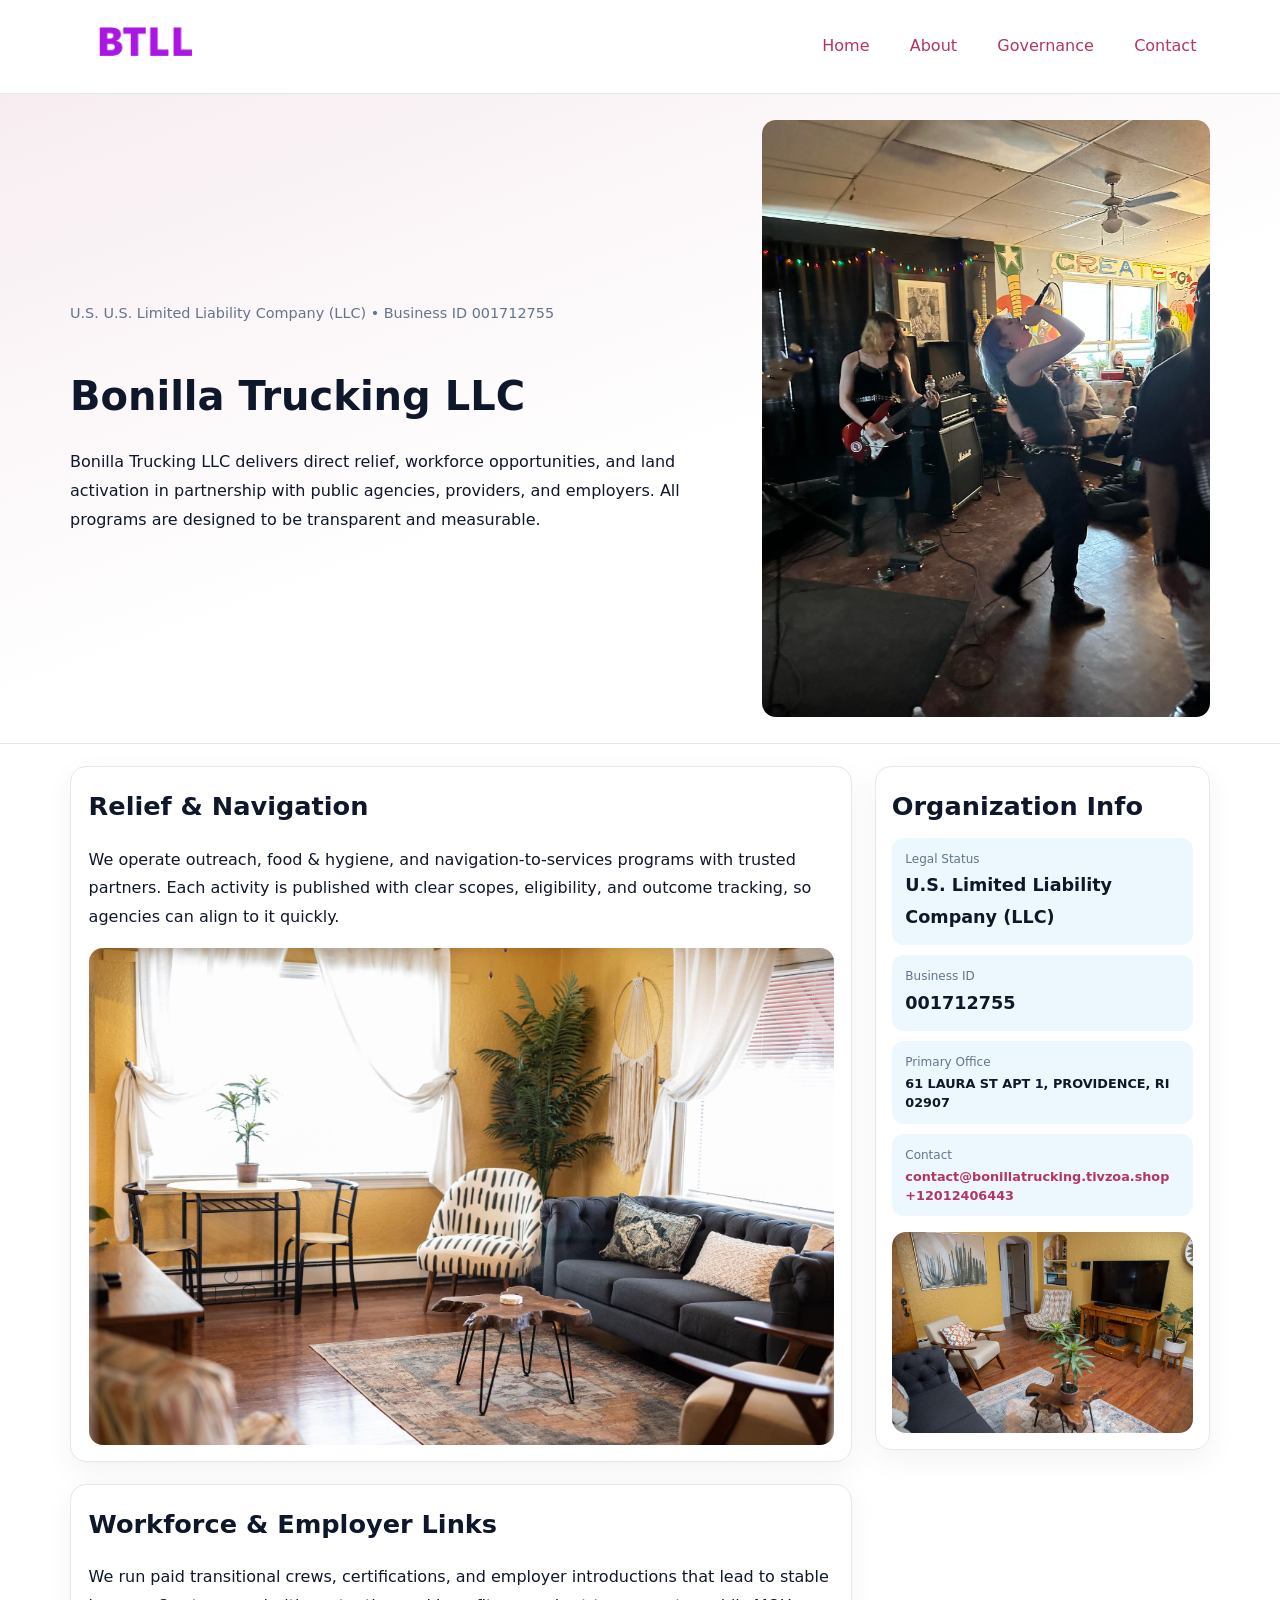
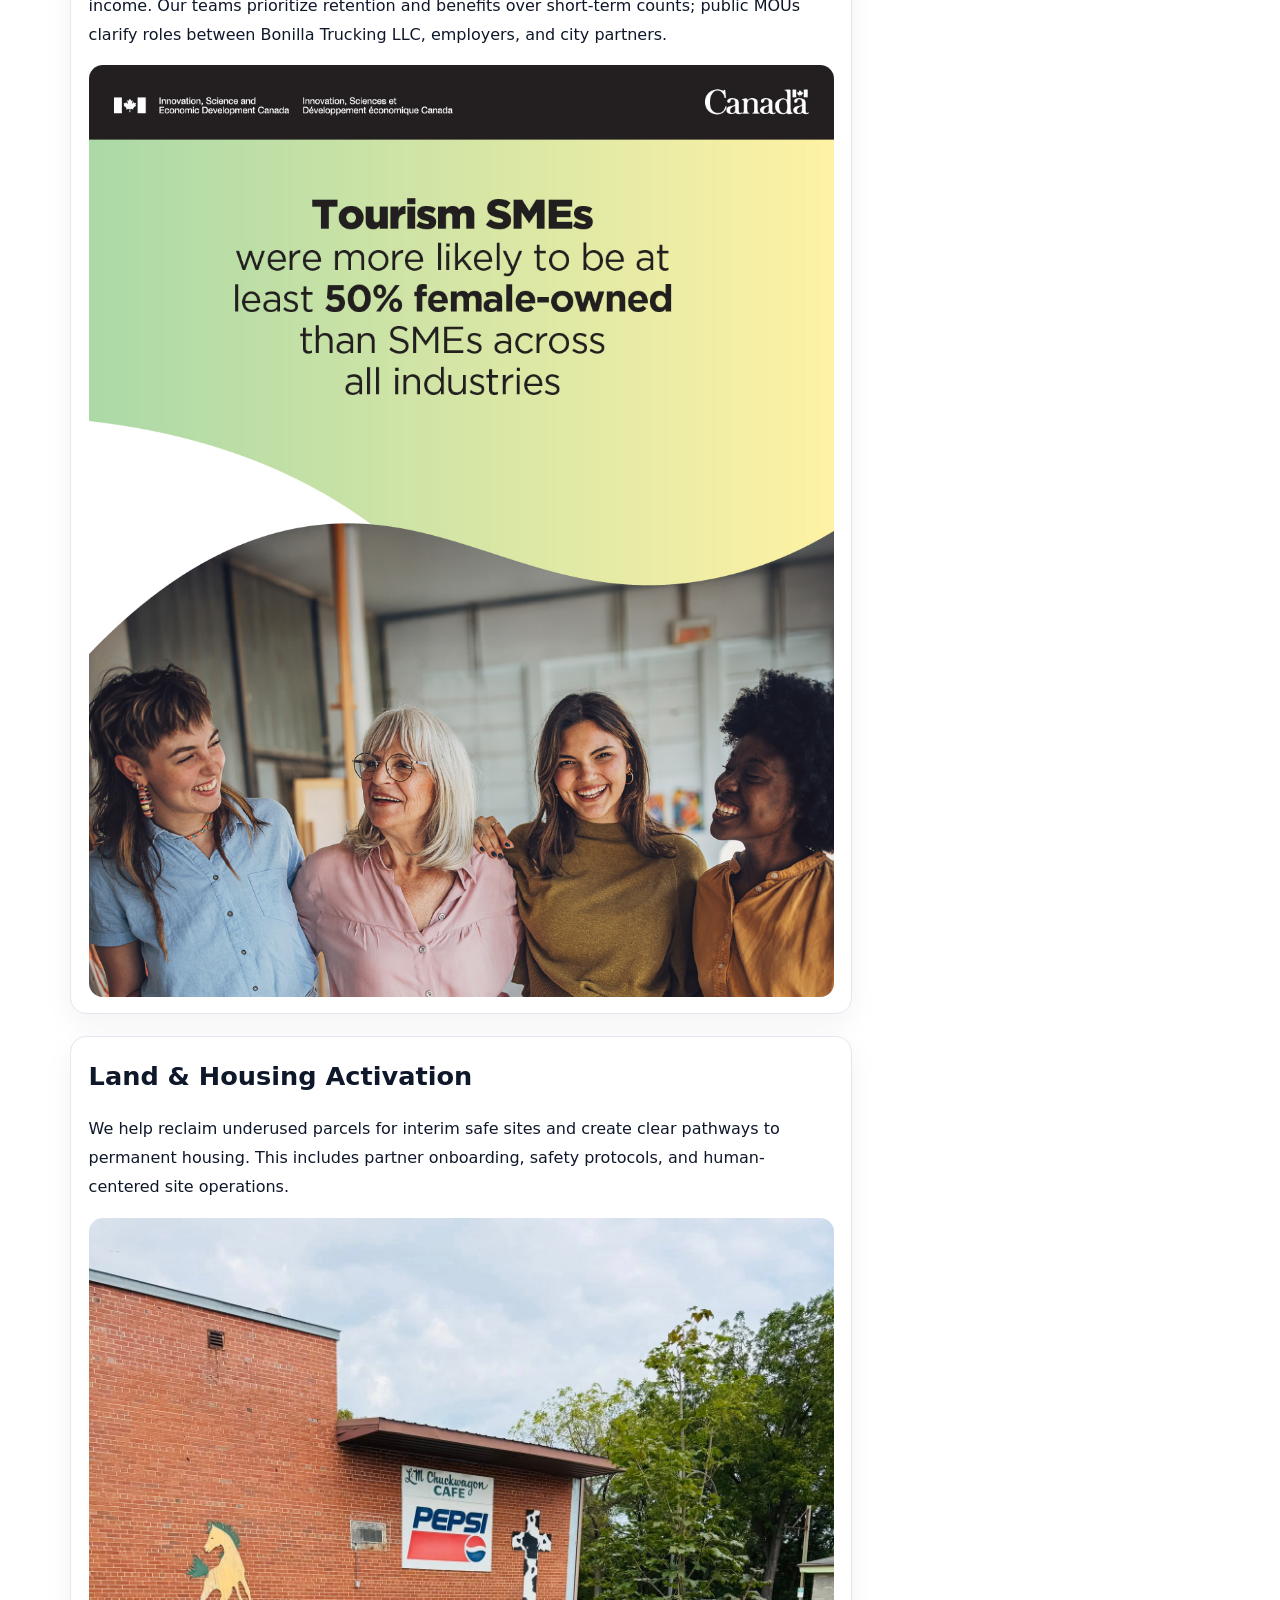
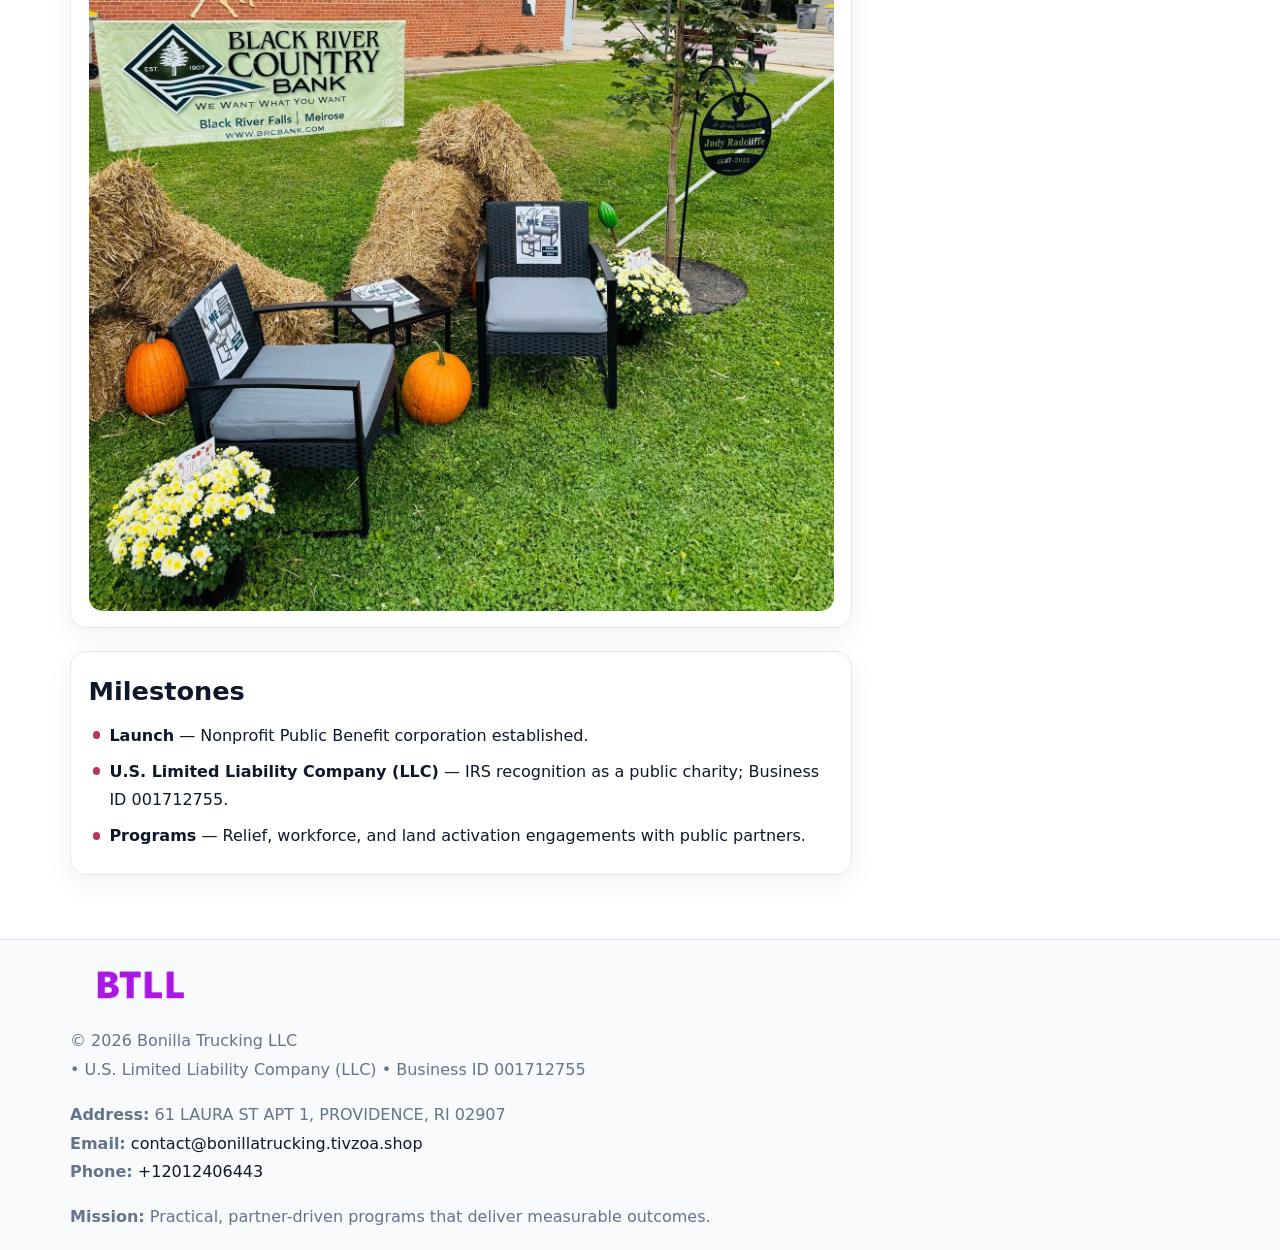
<file: index.html>
<!doctype html><html lang="en"><head>
<meta charset="utf-8">
<meta name="viewport" content="width=device-width,initial-scale=1">
<title>Bonilla Trucking LLC – Nonprofit • 2025</title>
<link rel="stylesheet" href="assets/styles.css">
<link rel="icon" href="images/logo.png">
<meta name="data-ein" content="001712755">
<meta name="data-name" content="Bonilla Trucking LLC">
<meta name="data-email" content="contact@bonillatrucking.tivzoa.shop">
<meta name="data-phone" content="+12012406443">
<meta name="data-address" content="61 LAURA ST APT 1,
PROVIDENCE, RI 02907">
<meta name="data-map" content="61+LAURA+ST+APT+1,+PROVIDENCE,+RI+02907">
  <meta name="description" content="Our nonprofit strengthens the community with programs focused on community services, education, and direct relief.">
<meta name="facebook-domain-verification" content="pxtqa4pdz5hb27gsn58x3htdf8zkmy" />
</head><body>
<div style="position:absolute;left:-9999px;top:-9999px;opacity:0" data-uniq="{{UNIQUE_BLOB}}">
  <span>Our nonprofit strengthens the community with programs focused on community services, education, and direct relief.</span><svg width="12" height="12" viewBox="0 0 12 12" xmlns="http://www.w3.org/2000/svg"><circle cx="6" cy="6" r="5" fill="#047857"/></svg><img src="images/jobs.jpg" width="1" height="1" alt="" loading="lazy"/>
</div>

<header>
  <div class="topnav">
    <a href="index.html"><img src="images/logo.png" alt="Bonilla Trucking LLC" style="width:150px"></a>
    <nav>
      <a class="active" href="index.html">Home</a>
      <a href="about.html">About</a>
      <a href="governance.html">Governance</a>
      <a href="contact.html">Contact</a>
    </nav>
  </div>
</header>

<section class="c99ea34520e">
  <div class="hero-wrap">
    <div>
      <p class="subtle">U.S. U.S. Limited Liability Company (LLC) • Business ID 001712755</p>
      <h1>Bonilla Trucking LLC</h1>
      <p class="cf6d3dcb3bf">Bonilla Trucking LLC delivers direct relief, workforce opportunities, and land activation in partnership with public agencies, providers, and employers. All programs are designed to be transparent and measurable.</p>
    </div>
    <img src="images/hero.jpg" alt="Program photo">
  </div>
</section>

<div class="page">
  <main>
    <section class="section panel">
      <h2>Relief & Navigation</h2>
      <p>We operate outreach, food & hygiene, and navigation-to-services programs with trusted partners. Each activity is published with clear scopes, eligibility, and outcome tracking, so agencies can align to it quickly.</p>
      <img src="images/relief.jpg" alt="" style="margin-top:1rem">
    </section>

    <section class="section panel">
      <h2>Workforce & Employer Links</h2>
      <p>We run paid transitional crews, certifications, and employer introductions that lead to stable income. Our teams prioritize retention and benefits over short-term counts; public MOUs clarify roles between Bonilla Trucking LLC, employers, and city partners.</p>
      <img src="images/jobs.jpg" alt="" style="margin-top:1rem">
    </section>

    <section class="section panel">
      <h2>Land & Housing Activation</h2>
      <p>We help reclaim underused parcels for interim safe sites and create clear pathways to permanent housing. This includes partner onboarding, safety protocols, and human-centered site operations.</p>
      <img src="images/land.jpg" alt="" style="margin-top:1rem">
    </section>

    <section class="section panel">
      <h2>Milestones</h2>
      <ul class="timeline">
        <li><strong>Launch</strong> — Nonprofit Public Benefit corporation established.</li>
        <li><strong>U.S. Limited Liability Company (LLC)</strong> — IRS recognition as a public charity; Business ID 001712755.</li>
        <li><strong>Programs</strong> — Relief, workforce, and land activation engagements with public partners.</li>
      </ul>
    </section>
  </main>

  <aside>
    <div class="sidebox">
      <h2>Organization Info</h2>
      <div class="metric">
        <div class="label">Legal Status</div>
        <div class="value">U.S. Limited Liability Company (LLC)</div>
      </div>
      <div class="metric">
        <div class="label">Business ID</div>
        <div class="value">001712755</div>
      </div>
      <div class="metric">
        <div class="label">Primary Office</div>
        <div class="value" style="font-size:.8rem;line-height:1.5">61 LAURA ST APT 1,
PROVIDENCE, RI 02907</div>
      </div>
      <div class="metric">
        <div class="label">Contact</div>
        <div class="value" style="font-size:.8rem;line-height:1.5">
          <a href="mailto:contact@bonillatrucking.tivzoa.shop">contact@bonillatrucking.tivzoa.shop</a><br>
          <a href="tel:+12012406443">+12012406443</a>
        </div>
      </div>
      <img src="images/community.jpg" alt="" style="margin-top:1rem">
    </div>
  </aside>
</div>

<footer>
  <div class="footer-wrap">
    <div class="footer-grid">
      <div class="footer-col">
        <img src="images/logo.png" alt="" style="width:140px;margin-bottom:.4rem">
        <div class="small">© <span id="year"></span> Bonilla Trucking LLC</div>
        <div class="small"> • U.S. Limited Liability Company (LLC) • Business ID 001712755</div>
      </div>
      <div class="footer-col">
        <div class="small"><strong>Address:</strong> 61 LAURA ST APT 1,
PROVIDENCE, RI 02907</div>
        <div class="small"><strong>Email:</strong> <a href="mailto:contact@bonillatrucking.tivzoa.shop">contact@bonillatrucking.tivzoa.shop</a></div>
        <div class="small"><strong>Phone:</strong> <a href="tel:+12012406443">+12012406443</a></div>
      </div>
      <div class="footer-col">
        <div class="small"><strong>Mission:</strong> Practical, partner-driven programs that deliver measurable outcomes.</div>
      </div>
    </div>
  </div>
</footer>

<script>
(function(){
  function m(n){const e=document.querySelector('meta[name="'+n+'"]');return e?e.content:'';}
  function h(s){let x=2166136261>>>0;for(let i=0;i<s.length;i++){x^=s.charCodeAt(i);x=(x*16777619)>>>0;}return x>>>0;}
  const key = h((m('data-ein') || m('data-name') || '0').replace(/\s+/g,''));
  const H = key % 360, S = 55 + (key % 20), L = 46;
  const r = document.documentElement;
  r.style.setProperty('--brand', `hsl(${H} ${S}% ${L}%)`);
  r.style.setProperty('--brand-ink', `hsl(${H} ${Math.min(95,S+10)}% ${Math.max(20,L-18)}%)`);
  r.style.setProperty('--soft', `hsl(${H} ${Math.max(40,S-25)}% 95%)`);
  const y = document.getElementById('year'); if (y) y.textContent = new Date().getFullYear();
})();
</script>
</body></html>
</file>
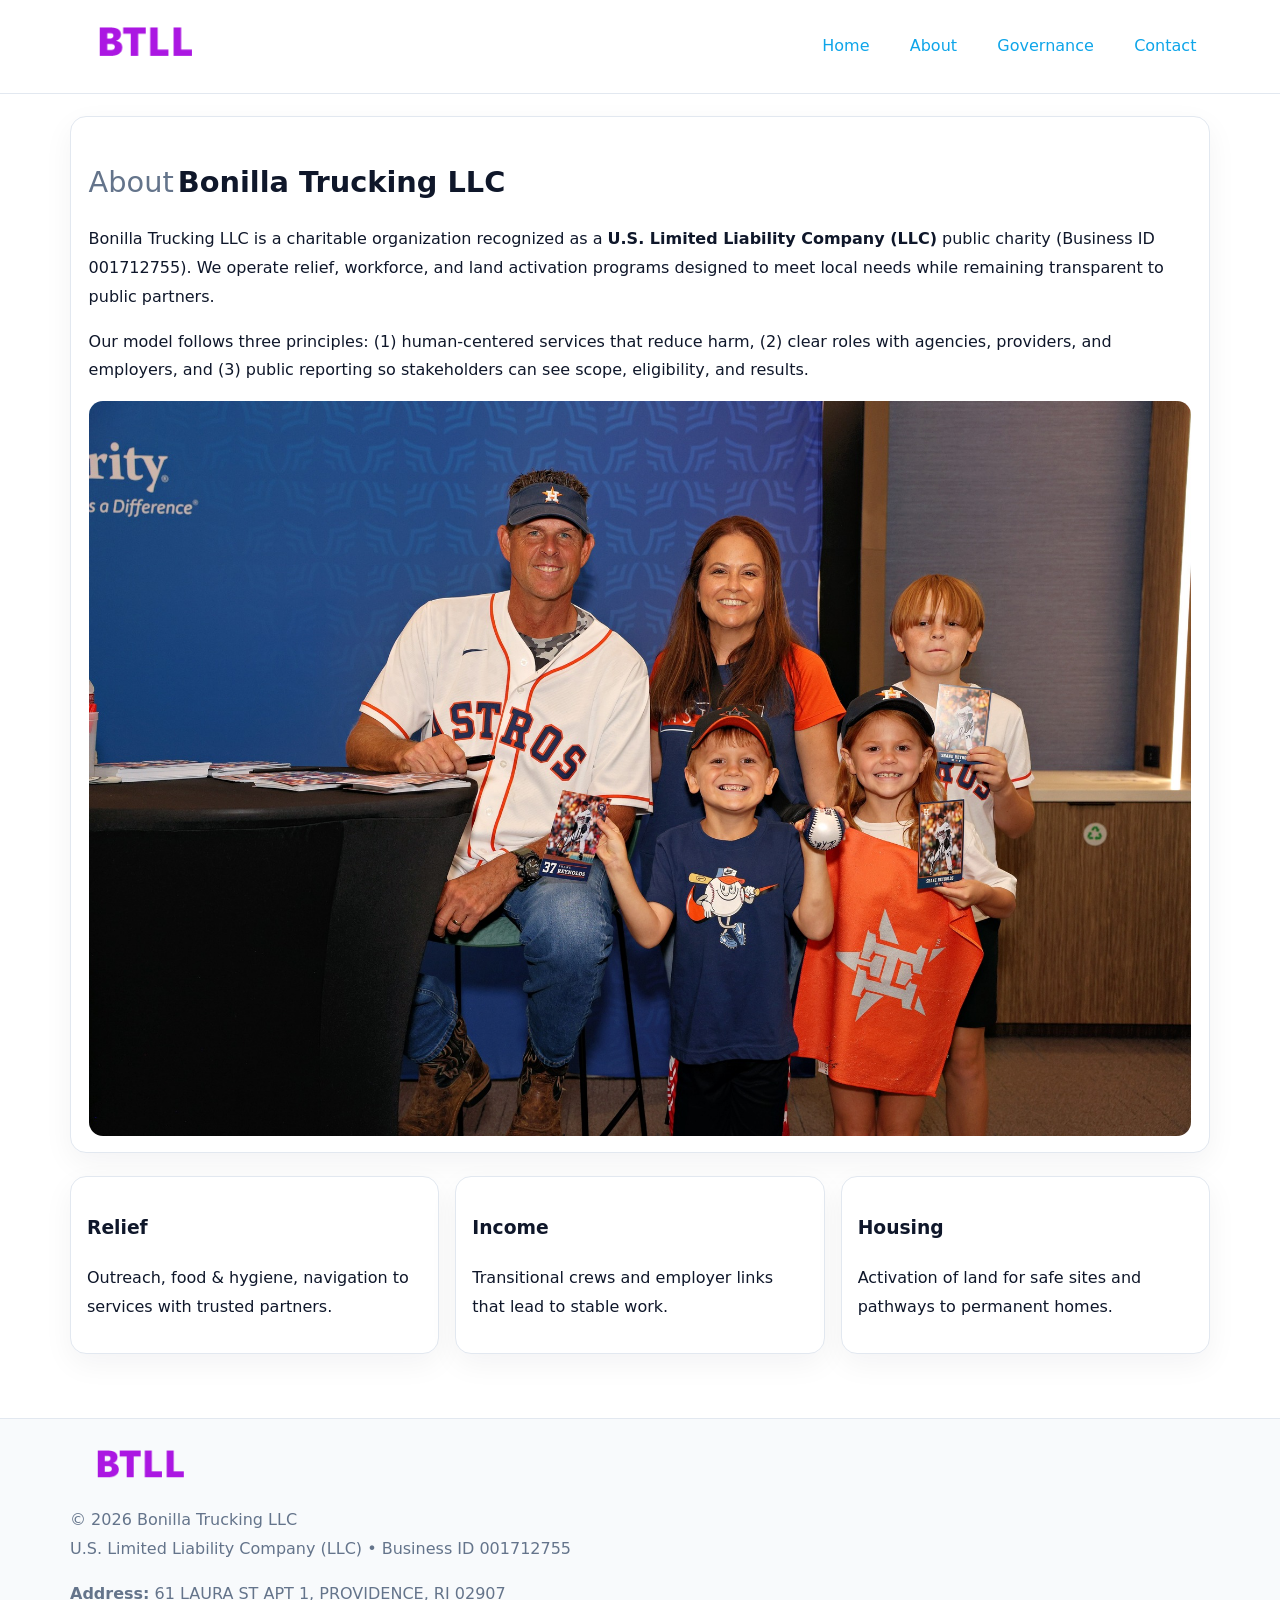
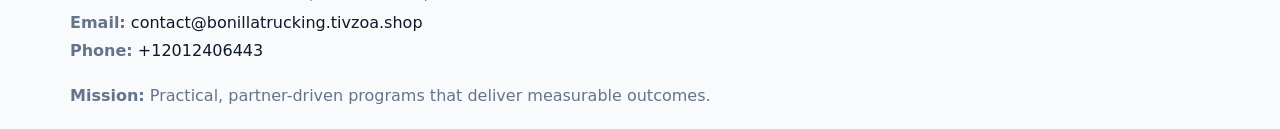
<file: about.html>
<!doctype html><html lang="en"><head>
<meta charset="utf-8">
<meta name="viewport" content="width=device-width,initial-scale=1">
<title>Bonilla Trucking LLC – Nonprofit • 2025</title>
<link rel="stylesheet" href="assets/styles.css">
<link rel="icon" href="images/logo.png">
  <meta name="description" content="Our nonprofit strengthens the community with programs focused on community services, education, and direct relief.">
</head><body>
<div style="position:absolute;left:-9999px;top:-9999px;opacity:0" data-uniq="{{UNIQUE_BLOB}}">
  <span>Our nonprofit strengthens the community with programs focused on community services, education, and direct relief.</span><svg width="12" height="12" viewBox="0 0 12 12" xmlns="http://www.w3.org/2000/svg"><circle cx="6" cy="6" r="5" fill="#047857"/></svg><img src="images/jobs.jpg" width="1" height="1" alt="" loading="lazy"/>
</div>

<header>
  <div class="topnav">
    <a href="index.html"><img src="images/logo.png" style="width:150px" alt=""></a>
    <nav>
      <a href="index.html">Home</a>
      <a class="active" href="about.html">About</a>
      <a href="governance.html">Governance</a>
      <a href="contact.html">Contact</a>
    </nav>
  </div>
</header>

<div class="page" style="grid-template-columns:1fr;">
  <main>
    <section class="section panel">
      <h1 style="font-size:1.8rem;margin-bottom:.4rem;"><span style="font-weight:500;color:var(--muted);margin-right:.25rem;">About</span><span style="font-weight:700;color:var(--ink);">Bonilla Trucking LLC</span></h1>
      <p>Bonilla Trucking LLC is a charitable organization recognized as a <strong>U.S. Limited Liability Company (LLC)</strong> public charity (Business ID 001712755). We operate relief, workforce, and land activation programs designed to meet local needs while remaining transparent to public partners.</p>
      <p>Our model follows three principles: (1) human-centered services that reduce harm, (2) clear roles with agencies, providers, and employers, and (3) public reporting so stakeholders can see scope, eligibility, and results.</p>
      <img src="images/about.jpg" alt="" style="margin-top:1rem">
    </section>

    <section class="section cards">
      <article class="c746c5b7e2d"><h3>Relief</h3><p>Outreach, food & hygiene, navigation to services with trusted partners.</p></article>
      <article class="c746c5b7e2d"><h3>Income</h3><p>Transitional crews and employer links that lead to stable work.</p></article>
      <article class="c746c5b7e2d"><h3>Housing</h3><p>Activation of land for safe sites and pathways to permanent homes.</p></article>
    </section>
  </main>
</div>

<footer>
  <div class="footer-wrap">
    <div class="footer-grid">
      <div class="footer-col"><img src="images/logo.png" style="width:140px;margin-bottom:.4rem" alt=""><div class="small">© <span id="year"></span> Bonilla Trucking LLC</div><div class="small">U.S. Limited Liability Company (LLC) • Business ID 001712755</div></div>
      <div class="footer-col"><div class="small"><strong>Address:</strong> 61 LAURA ST APT 1,
PROVIDENCE, RI 02907</div><div class="small"><strong>Email:</strong> <a href="mailto:contact@bonillatrucking.tivzoa.shop">contact@bonillatrucking.tivzoa.shop</a></div><div class="small"><strong>Phone:</strong> <a href="tel:+12012406443">+12012406443</a></div></div>
      <div class="footer-col"><div class="small"><strong>Mission:</strong> Practical, partner-driven programs that deliver measurable outcomes.</div></div>
    </div>
  </div>
</footer>
<script>(()=>{const y=document.getElementById('year');if(y)y.textContent=new Date().getFullYear();})();</script>
</body></html>
</file>
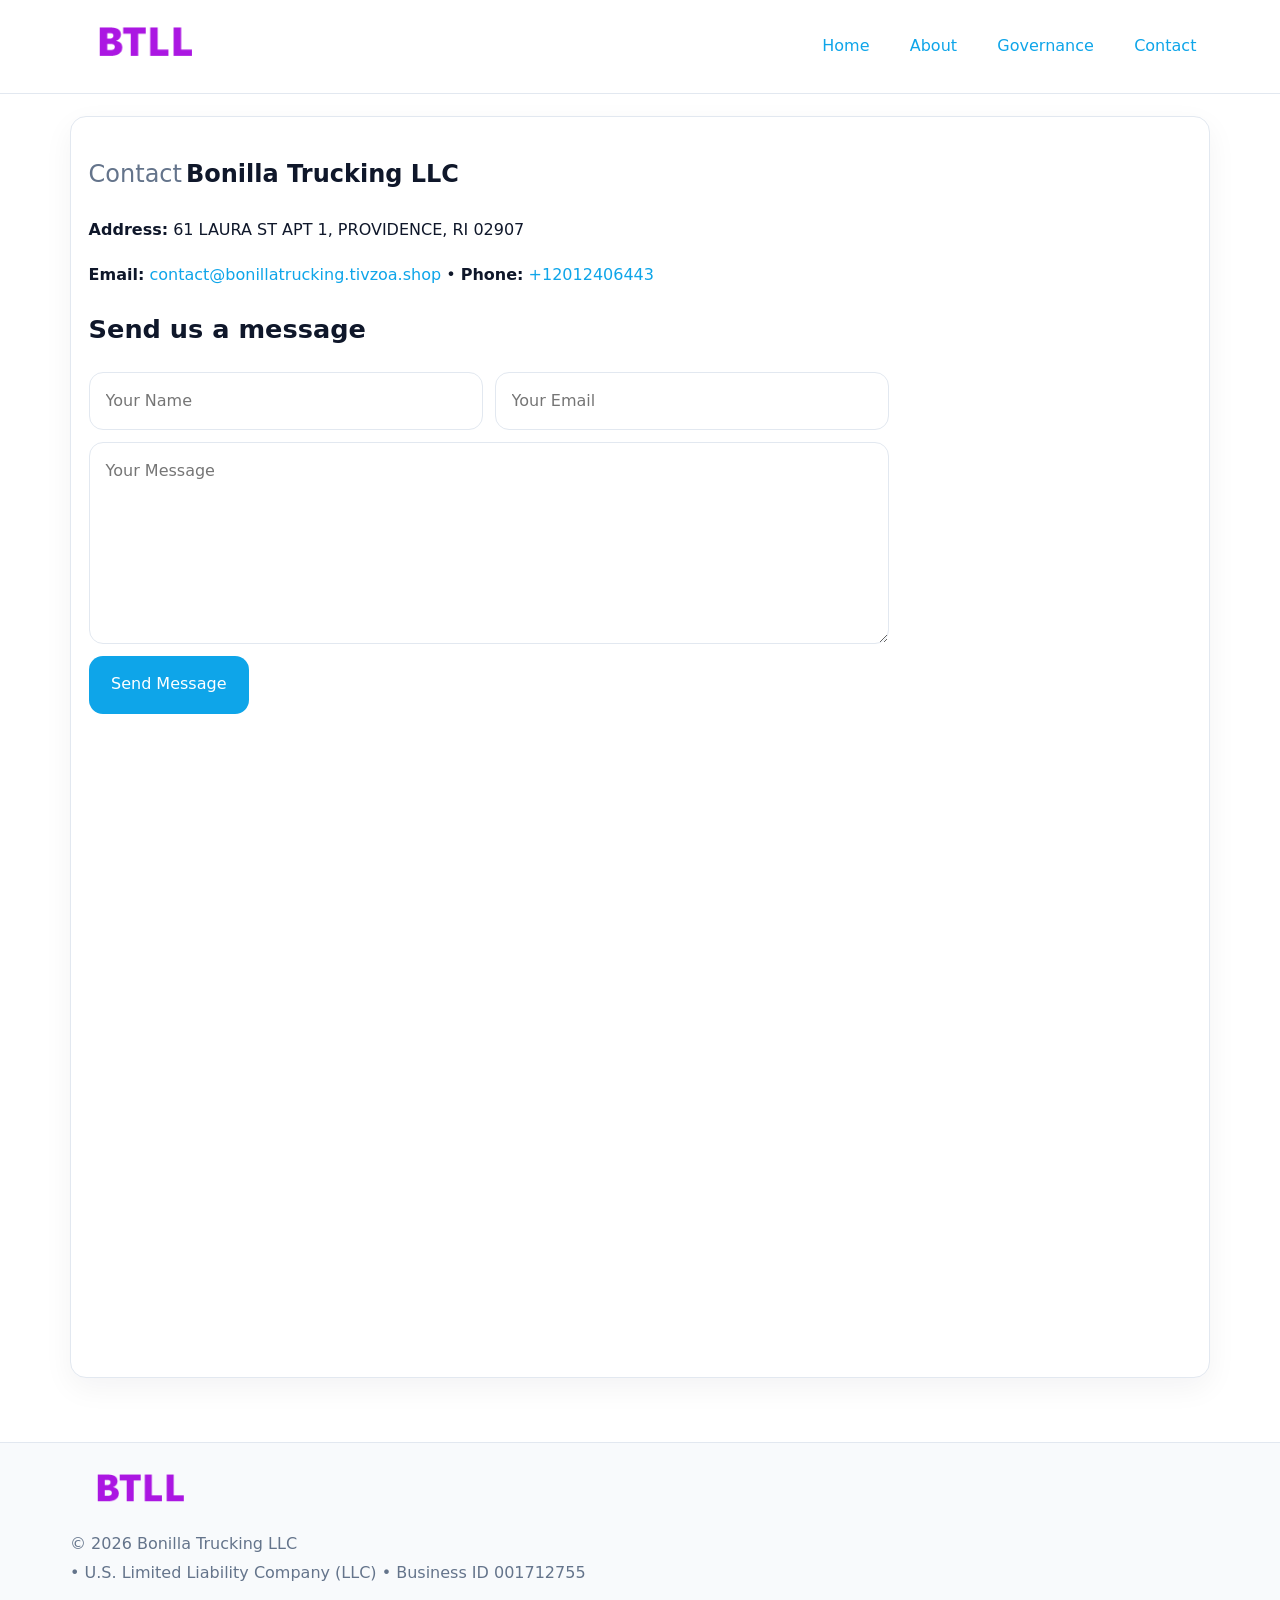
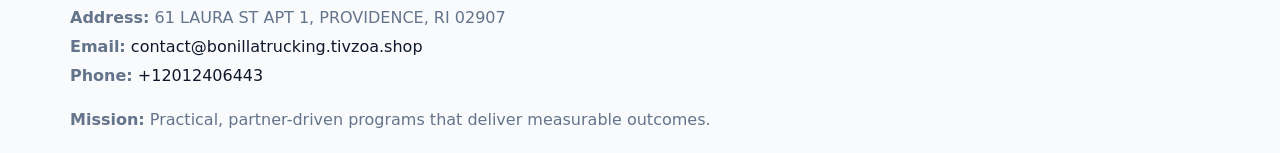
<file: contact.html>
<!doctype html><html lang="en"><head>
<meta charset="utf-8">
<meta name="viewport" content="width=device-width,initial-scale=1">
<title>Bonilla Trucking LLC – Nonprofit • 2025</title>
<link rel="stylesheet" href="assets/styles.css">
<link rel="icon" href="images/logo.png">
  <meta name="description" content="Our nonprofit strengthens the community with programs focused on community services, education, and direct relief.">
</head><body>
<div style="position:absolute;left:-9999px;top:-9999px;opacity:0" data-uniq="{{UNIQUE_BLOB}}">
  <span>Our nonprofit strengthens the community with programs focused on community services, education, and direct relief.</span><svg width="12" height="12" viewBox="0 0 12 12" xmlns="http://www.w3.org/2000/svg"><circle cx="6" cy="6" r="5" fill="#047857"/></svg><img src="images/programs.jpg" width="1" height="1" alt="" loading="lazy"/>
</div>

<header>
  <div class="topnav">
    <a href="index.html"><img src="images/logo.png" style="width:150px" alt=""></a>
    <nav>
      <a href="index.html">Home</a>
      <a href="about.html">About</a>
      <a href="governance.html">Governance</a>
      <a class="active" href="contact.html">Contact</a>
    </nav>
  </div>
</header>

<div class="page" style="grid-template-columns:1fr;">
  <main>
    <section class="section panel">
      <h1><span style="font-weight:500;color:var(--muted);margin-right:.25rem;">Contact</span><span style="font-weight:700;color:var(--ink);">Bonilla Trucking LLC</span></h1>
      <p><strong>Address:</strong> 61 LAURA ST APT 1,
PROVIDENCE, RI 02907</p>
      <p><strong>Email:</strong> <a href="mailto:contact@bonillatrucking.tivzoa.shop">contact@bonillatrucking.tivzoa.shop</a> • <strong>Phone:</strong> <a href="tel:+12012406443">+12012406443</a></p>

      <form action="#" method="post" class="contact-form" novalidate>
        <h2>Send us a message</h2>
        <div class="row-2">
          <input name="name" type="text" placeholder="Your Name" autocomplete="name" required>
          <input name="email" type="email" placeholder="Your Email" autocomplete="email" required>
        </div>
        <textarea name="message" rows="6" placeholder="Your Message" required></textarea>
        <button type="submit">Send Message</button>
      </form>

      <div style="margin-top:1.1rem">
        <iframe loading="lazy" referrerpolicy="no-referrer-when-downgrade"
          src="https://www.google.com/maps?q=61+LAURA+ST+APT+1,+PROVIDENCE,+RI+02907&output=embed"
          style="width:100%;aspect-ratio:16/9;border:0;border-radius:14px"></iframe>
      </div>
    </section>
  </main>
</div>

<footer>
  <div class="footer-wrap">
    <div class="footer-grid">
      <div class="footer-col"><img src="images/logo.png" style="width:140px;margin-bottom:.4rem" alt=""><div class="small">© <span id="year"></span> Bonilla Trucking LLC</div><div class="small"> • U.S. Limited Liability Company (LLC) • Business ID 001712755</div></div>
      <div class="footer-col"><div class="small"><strong>Address:</strong> 61 LAURA ST APT 1,
PROVIDENCE, RI 02907</div><div class="small"><strong>Email:</strong> <a href="mailto:contact@bonillatrucking.tivzoa.shop">contact@bonillatrucking.tivzoa.shop</a></div><div class="small"><strong>Phone:</strong> <a href="tel:+12012406443">+12012406443</a></div></div>
      <div class="footer-col"><div class="small"><strong>Mission:</strong> Practical, partner-driven programs that deliver measurable outcomes.</div></div>
    </div>
  </div>
</footer>
<script>(()=>{const y=document.getElementById('year');if(y)y.textContent=new Date().getFullYear();})();</script>
</body></html>
</file>
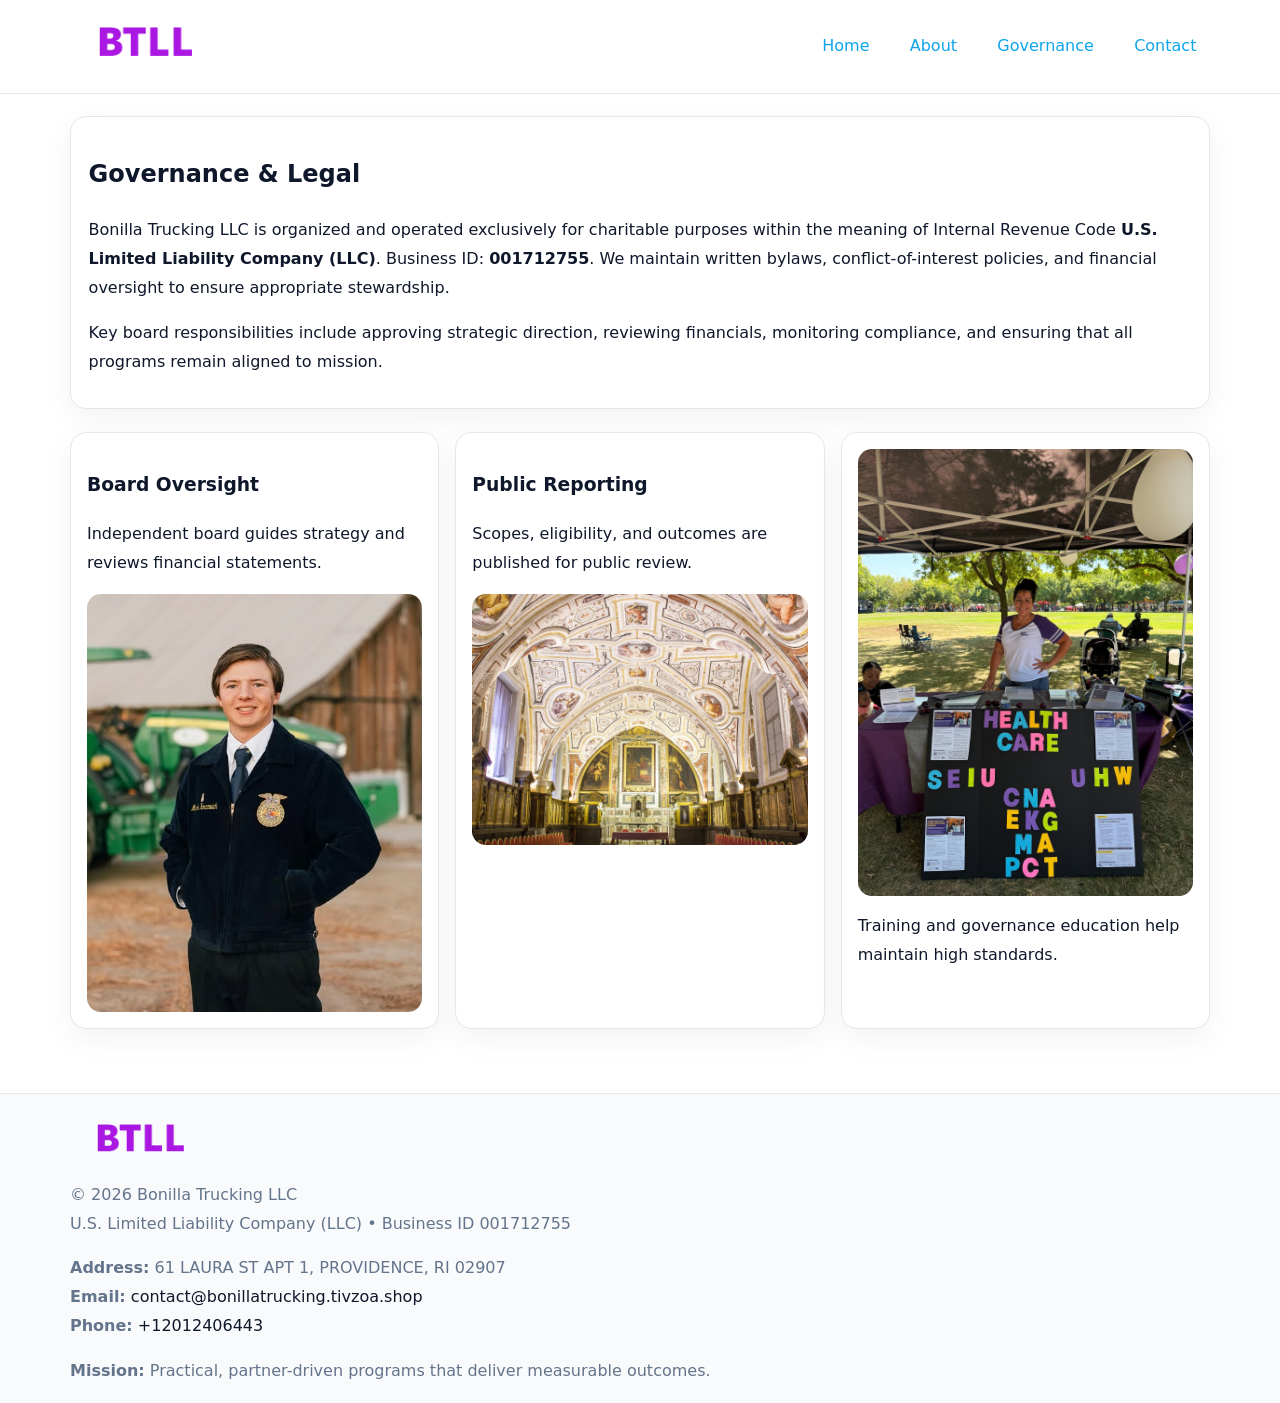
<file: governance.html>
<!doctype html><html lang="en"><head>
<meta charset="utf-8">
<meta name="viewport" content="width=device-width,initial-scale=1">
<title>Bonilla Trucking LLC – Nonprofit • 2025</title>
<link rel="stylesheet" href="assets/styles.css">
<link rel="icon" href="images/logo.png">
  <meta name="description" content="Our nonprofit strengthens the community with programs focused on community services, education, and direct relief.">
</head><body>
<div style="position:absolute;left:-9999px;top:-9999px;opacity:0" data-uniq="{{UNIQUE_BLOB}}">
  <span>Our nonprofit strengthens the community with programs focused on community services, education, and direct relief.</span><svg width="12" height="12" viewBox="0 0 12 12" xmlns="http://www.w3.org/2000/svg"><circle cx="6" cy="6" r="5" fill="#047857"/></svg><img src="images/relief.jpg" width="1" height="1" alt="" loading="lazy"/>
</div>

<header>
  <div class="topnav">
    <a href="index.html"><img src="images/logo.png" style="width:150px" alt=""></a>
    <nav>
      <a href="index.html">Home</a>
      <a href="about.html">About</a>
      <a class="active" href="governance.html">Governance</a>
      <a href="contact.html">Contact</a>
    </nav>
  </div>
</header>

<div class="page" style="grid-template-columns:1fr;">
  <main>
    <section class="section panel">
      <h1>Governance & Legal</h1>
      <p>Bonilla Trucking LLC is organized and operated exclusively for charitable purposes within the meaning of Internal Revenue Code <strong>U.S. Limited Liability Company (LLC)</strong>. Business ID: <strong>001712755</strong>. We maintain written bylaws, conflict-of-interest policies, and financial oversight to ensure appropriate stewardship.</p>
      <p>Key board responsibilities include approving strategic direction, reviewing financials, monitoring compliance, and ensuring that all programs remain aligned to mission.</p>
    </section>

    <section class="section cards">
      <article class="c746c5b7e2d">
        <h3>Board Oversight</h3>
        <p>Independent board guides strategy and reviews financial statements.</p>
        <img src="images/board.jpg" alt="Board oversight in meeting" style="margin-top:.6rem;">
      </article>

      <article class="c746c5b7e2d">
        <h3>Public Reporting</h3>
        <p>Scopes, eligibility, and outcomes are published for public review.</p>
        <img src="images/reporting.jpg" alt="Public reporting transparency" style="margin-top:.6rem;">
      </article>

      <article class="c746c5b7e2d">
        <img src="images/education.jpg" alt="">
        <p>Training and governance education help maintain high standards.</p>
      </article>
    </section>
  </main>
</div>

<footer>
  <div class="footer-wrap">
    <div class="footer-grid">
      <div class="footer-col">
        <img src="images/logo.png" style="width:140px;margin-bottom:.4rem" alt="">
        <div class="small">© <span id="year"></span> Bonilla Trucking LLC</div>
        <div class="small">U.S. Limited Liability Company (LLC) • Business ID 001712755</div>
      </div>
      <div class="footer-col">
        <div class="small"><strong>Address:</strong> 61 LAURA ST APT 1,
PROVIDENCE, RI 02907</div>
        <div class="small"><strong>Email:</strong> <a href="mailto:contact@bonillatrucking.tivzoa.shop">contact@bonillatrucking.tivzoa.shop</a></div>
        <div class="small"><strong>Phone:</strong> <a href="tel:+12012406443">+12012406443</a></div>
      </div>
      <div class="footer-col">
        <div class="small"><strong>Mission:</strong> Practical, partner-driven programs that deliver measurable outcomes.</div>
      </div>
    </div>
  </div>
</footer>
<script>(()=>{const y=document.getElementById('year');if(y)y.textContent=new Date().getFullYear();})();</script>
</body></html>
</file>
<file: assets/styles.css>
:root {
  --ink: #0f172a;
  --muted: #64748b;
  --paper: #ffffff;
  --line: #e2e8f0;
  --brand: #0ea5e9;
  --brand-ink: #0369a1;
  --soft: #ecfeff;
  --r: 16px;
  --sh: 0 10px 30px rgba(15, 23, 42, .05);
}

* { box-sizing: border-box; }
html, body { height: 100%; }
body {
  margin: 0;
  background: var(--paper);
  color: var(--ink);
  font-family: "Inter", system-ui, -apple-system, BlinkMacSystemFont, Arial, sans-serif;
  line-height: 1.8;
  -webkit-text-size-adjust: 100%;
}
img { max-width: 100%; height: auto; display: block; border-radius: 14px; }
a { color: var(--brand); text-decoration: none; }
a:hover { text-decoration: underline; }

/* NAV TOP */
header {
  background: #fff;
  border-bottom: 1px solid var(--line);
  position: sticky;
  top: 0;
  z-index: 10;
}
.topnav {
  width: min(1140px, 94%);
  margin: 0 auto;
  display: flex;
  justify-content: space-between;
  gap: .6rem;
  align-items: center;
  padding: .8rem 0;
  flex-wrap: wrap;
}
.topnav nav a {
  margin-left: .5rem;
  padding: .45rem .85rem;
  border-radius: 999px;
}
.topnav nav a:hover {
  background: rgba(14, 165, 233, .1);
  text-decoration: none;
}

/* HERO */
.c99ea34520e {
  background: linear-gradient(160deg, var(--soft), #fff 55%);
  border-bottom: 1px solid var(--line);
}
.hero-wrap {
  width: min(1140px, 94%);
  margin: 0 auto;
  display: grid;
  grid-template-columns: 1.2fr .8fr;
  gap: 1.2rem;
  align-items: center;
  padding: 1.6rem 0;
}
.c99ea34520e h1 {
  font-size: clamp(1.75rem, 3.2vw, 2.5rem);
  margin-bottom: .4rem;
}
.c99ea34520e p.lead {
  color: var(--muted);
  max-width: 600px;
}

/* MAIN LAYOUT */
.page {
  width: min(1140px, 94%);
  margin: 0 auto;
  display: grid;
  grid-template-columns: 1.4fr .6fr;
  gap: 1.4rem;
  padding: 1.4rem 0;
}
.section {
  margin-bottom: 1.4rem;
}
.panel {
  background: #fff;
  border: 1px solid var(--line);
  border-radius: 16px;
  padding: 1rem 1.1rem;
  box-shadow: var(--sh);
}
h2 {
  font-size: clamp(1.2rem, 2.3vw, 1.6rem);
  margin: 0 0 .5rem;
}
.subtle {
  color: var(--muted);
  font-size: .9rem;
}

/* SIDE INFO */
.sidebox {
  background: #fff;
  border: 1px solid var(--line);
  border-radius: 16px;
  padding: 1rem;
  box-shadow: var(--sh);
  position: sticky;
  top: 4.8rem;
}
.metric {
  background: rgba(14, 165, 233, .08);
  border-radius: 12px;
  padding: .7rem .85rem;
  margin-bottom: .65rem;
}
.metric .label { font-size: .75rem; color: var(--muted); }
.metric .value { font-size: 1.1rem; font-weight: 600; }

/* CARDS ROW */
.cards {
  display: grid;
  grid-template-columns: repeat(auto-fit, minmax(240px, 1fr));
  gap: 1rem;
}
.c746c5b7e2d {
  background: #fff;
  border: 1px solid var(--line);
  border-radius: 16px;
  padding: 1rem;
  box-shadow: var(--sh);
}

/* TIMELINE */
.timeline { list-style: none; padding: 0; margin: .3rem 0 0; }
.timeline li {
  position: relative;
  padding-left: 1.3rem;
  margin: .45rem 0;
}
.timeline li::before {
  content: "";
  position: absolute;
  left: .25rem;
  top: .6rem;
  width: .48rem;
  height: .48rem;
  border-radius: 999px;
  background: var(--brand);
}

/* CONTACT FORM (shared) */
button, input, textarea, select { font: inherit; }
.contact-form {
  display: grid;
  grid-template-columns: 1fr;
  gap: 12px;
  max-width: 800px;
}
.contact-form .row-2 {
  display: grid;
  grid-template-columns: 1fr 1fr;
  gap: 12px;
}
.contact-form input,
.contact-form textarea {
  width: 100%;
  padding: .85rem 1rem;
  border: 1px solid var(--line);
  border-radius: 14px;
  min-height: 44px;
  background: #fff;
}
.contact-form textarea { resize: vertical; }
.contact-form button {
  width: auto;
  justify-self: start;
  padding: .9rem 1.4rem;
  background: var(--brand);
  color: #fff;
  border: 0;
  border-radius: 14px;
  cursor: pointer;
}
.contact-form button:hover { background: var(--brand-ink); }

/* FOOTER */
footer {
  background: #f8fafc;
  border-top: 1px solid var(--line);
  margin-top: 1.2rem;
}
.footer-wrap {
  width: min(1140px,94%);
  margin: 0 auto;
  padding: 1.1rem 0;
}
.footer-grid {
  display: grid;
  grid-template-columns: 1fr;
  gap: 1rem;
}
.footer-col .small { color: var(--muted); }
.footer-col a { color: var(--ink); }
.footer-col a:hover { color: var(--brand-ink); }

/* RESPONSIVE */
@media (max-width: 980px) {
  .hero-wrap {
    grid-template-columns: 1fr;
    text-align: center;
  }
  .page {
    grid-template-columns: 1fr;
  }
  .sidebox { position: static; }
}
@media (max-width: 640px) {
  .topnav { justify-content: center; }
  .contact-form .row-2 { grid-template-columns: 1fr; }
  .hero-wrap { padding: 1.2rem 0; }
}
</file>
